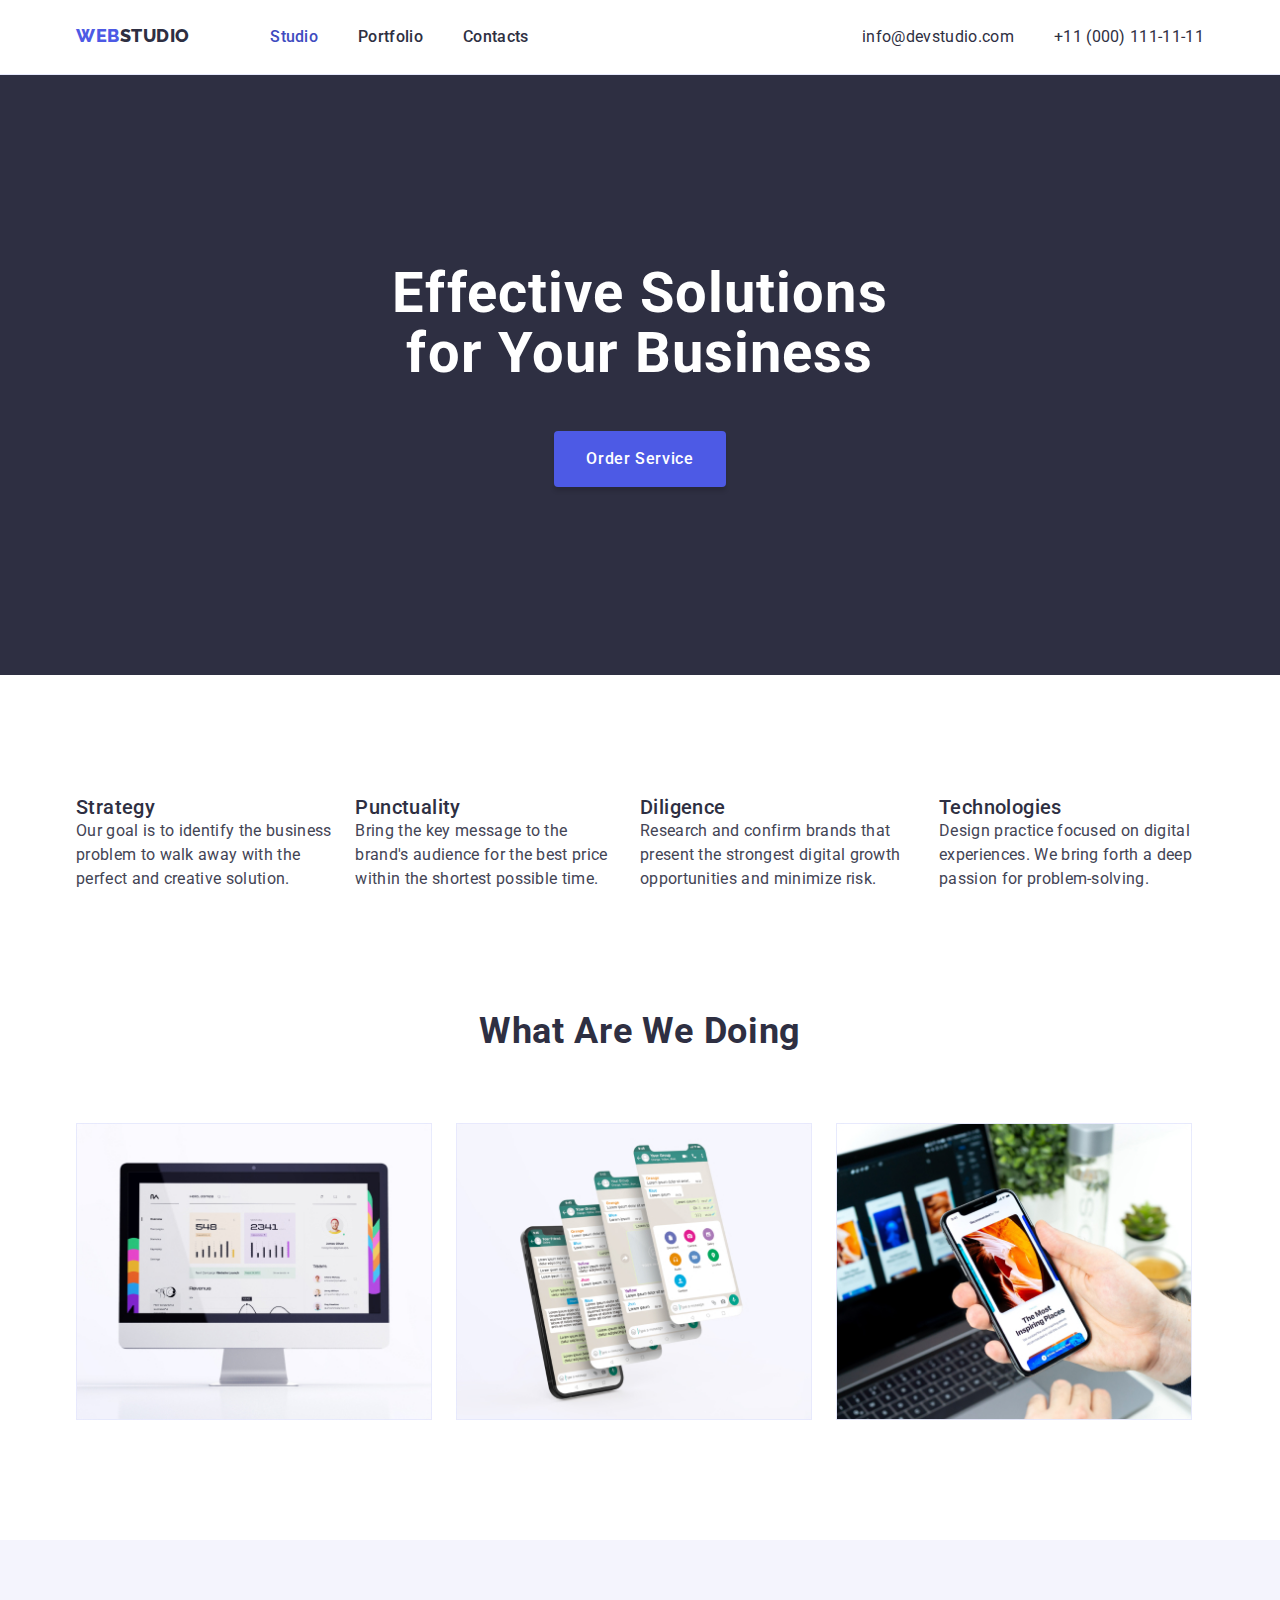
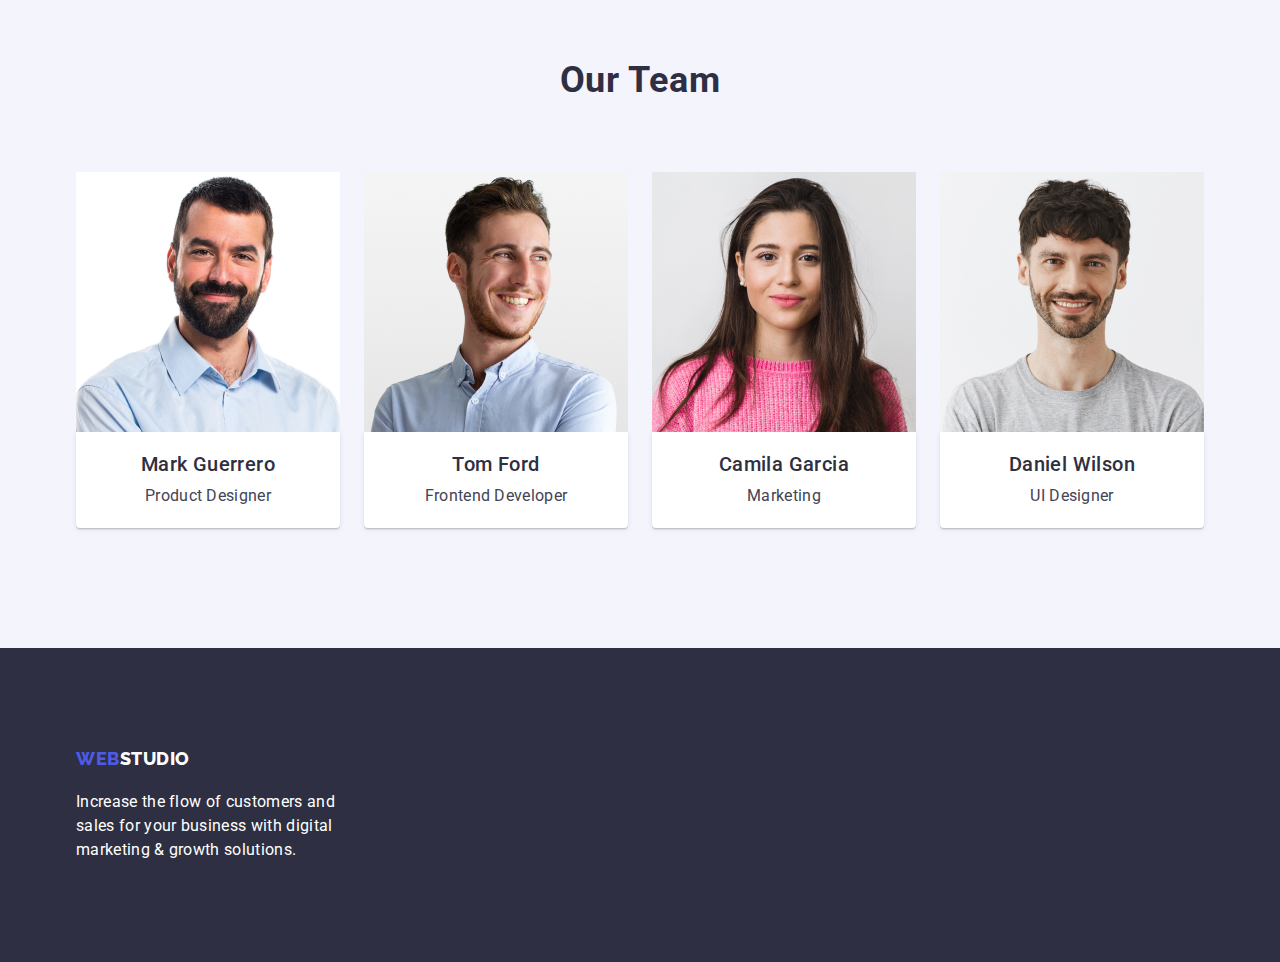
<file: index.html>
<!DOCTYPE html>

<html lang="en">
<head>
    <head>
        <link href="https://fonts.googleapis.com/css2?family=Raleway:wght@800&family=Roboto:wght@400;500;700;900&display=swap" rel="stylesheet" />
        <link rel="stylesheet" href="https://cdnjs.cloudflare.com/ajax/libs/modern-normalize/1.0.0/modern-normalize.min.css"/>
        <link rel="stylesheet" href="./css/styles.css" />
        <title>My Homework #3</title>    
</head>
<body>
    <header class="header">
        <div class="container container-header">
        <nav>
            <a href="./index.html" class="logo"><span class="logo-colored">web</span><span>studio</span></a>
            <ul class="menu-nav unstyle-list">
                <li><a href="./index.html" class="nav active">Studio</a></li>
                <li><a href="./portfolio.html" class="nav">Portfolio</a></li>
                <li><a href="./" class="nav">Contacts</a></li>
            </ul>
        </nav>
        <ul class="menu-contact unstyle-list">
            <li><a href="mailto:info@devstudio.com" class="contact">info@devstudio.com</a></li>
            <li><a href="tel:+110001111111" class="contact">+11 (000) 111-11-11</a></li>
        </ul>    
        </div>
    </header>
    <main>
        <section class="hero-image">
            <div class="container container-hero">
                <h1 class="hero-top-banner">
                    Effective Solutions <br />
                    for Your Business
                </h1>
                <button type="button" class="btn-primary">Order Service</button>
            </div>
        </section>
        <section class="section">
            <div class="container">
            <ul class="feature-section unstyle-list">
                <li class="feature-list">
                    <h3 class="feat-title">Strategy</h3>
                    <p class="feat-desc">
                        Our goal is to identify the business
                        problem to walk away with the 
                        perfect and creative solution. 
                    </p>    
                </li>
                <li class="feature-list">
                    <h3 class="feat-title">Punctuality</h3>
                    <p class="feat-desc">
                        Bring the key message to the 
                        brand's audience for the best price
                        within the shortest possible time.
                    </p>
                </li>
                <li class="feature-list">
                    <h3 class="feat-title">Diligence</h3>
                    <p class="feat-desc">
                        Research and confirm brands that 
                        present the strongest digital growth 
                        opportunities and minimize risk.
                    </p>
                </li>
                <li class="feature-list">
                    <h3 class="feat-title">Technologies</h3>
                    <p class="feat-desc">
                        Design practice focused on digital 
                        experiences. We bring forth a deep 
                        passion for problem-solving.
                    </p>
                </li>
            </ul>
            </div>
        </section>
        <section class="section section-attached">
            <div class="container">
            <h2 class="section-title">What Are We Doing</h2>
            <ul class="card unstyle-list centered-list">
                <li class="card-list">
                    <img src="images/monitor.jpg" alt="Monitor" width="360" />
                </li>
                <li class="card-list">
                    <img src="images/celphone.jpg" alt="Mobile" width="360" />
                </li>
                <li class="card-list">
                    <img src="images/celphone-laptop.jpg" alt="Both" width="360"  />
                </li>
            </ul>
            </div>
        </section>
        <section class="section section-team">
            <div class="container">
            <h2 class="section-title">Our Team</h2>
            <ul class="team-card unstyle-list centered-list">
                <li>
                    <img src="./images/Our-team-1.jpg" alt="Mark's Photo" width="264">
                    <div class="card-content">
                        <h3 class="card-title">Mark Guerrero</h3>
                        <p class="card-text">
                            Product Designer
                        </p>
                    </div>
                </li>
                <li>
                    <img src="./images/Our-team-2.jpg" alt="Tom's Photo" width="264" />
                    <div class="card-content">
                        <h3 class="card-title">Tom Ford</h3>
                        <p class="card-text">
                            Frontend Developer
                        </p>
                    </div>
                </li>
                <li>
                    <img src="./images/Our-team-3.jpg" alt="Camila's Photo" width="264" />
                    <div class="card-content">
                        <h3 class="card-title">Camila Garcia</h3>
                        <p class="card-text">
                            Marketing
                        </p>
                    </div>
                </li>
                <li>
                    <img src="./images/Our-team-4.jpg" alt="Daniel's Photo" width="264" />
                    <div class="card-content">
                        <h3 class="card-title">Daniel Wilson</h3>
                        <p class="card-text">
                        UI Designer
                        </p>    
                    </div>
                </li>
            </ul>
            </div>
        </section>
    </main>
    <footer class="footer">
        <div class="container">
        <a href="./index.html" class="logo"><span class="logo-colored">web</span><span>studio</span></a><br>
        <p class="footer-text">
            Increase the flow of customers and<br>
            sales for your business with digital<br>
            marketing & growth solutions.
        </p>
        </div>
    </footer>
</body>
</html>
</file>
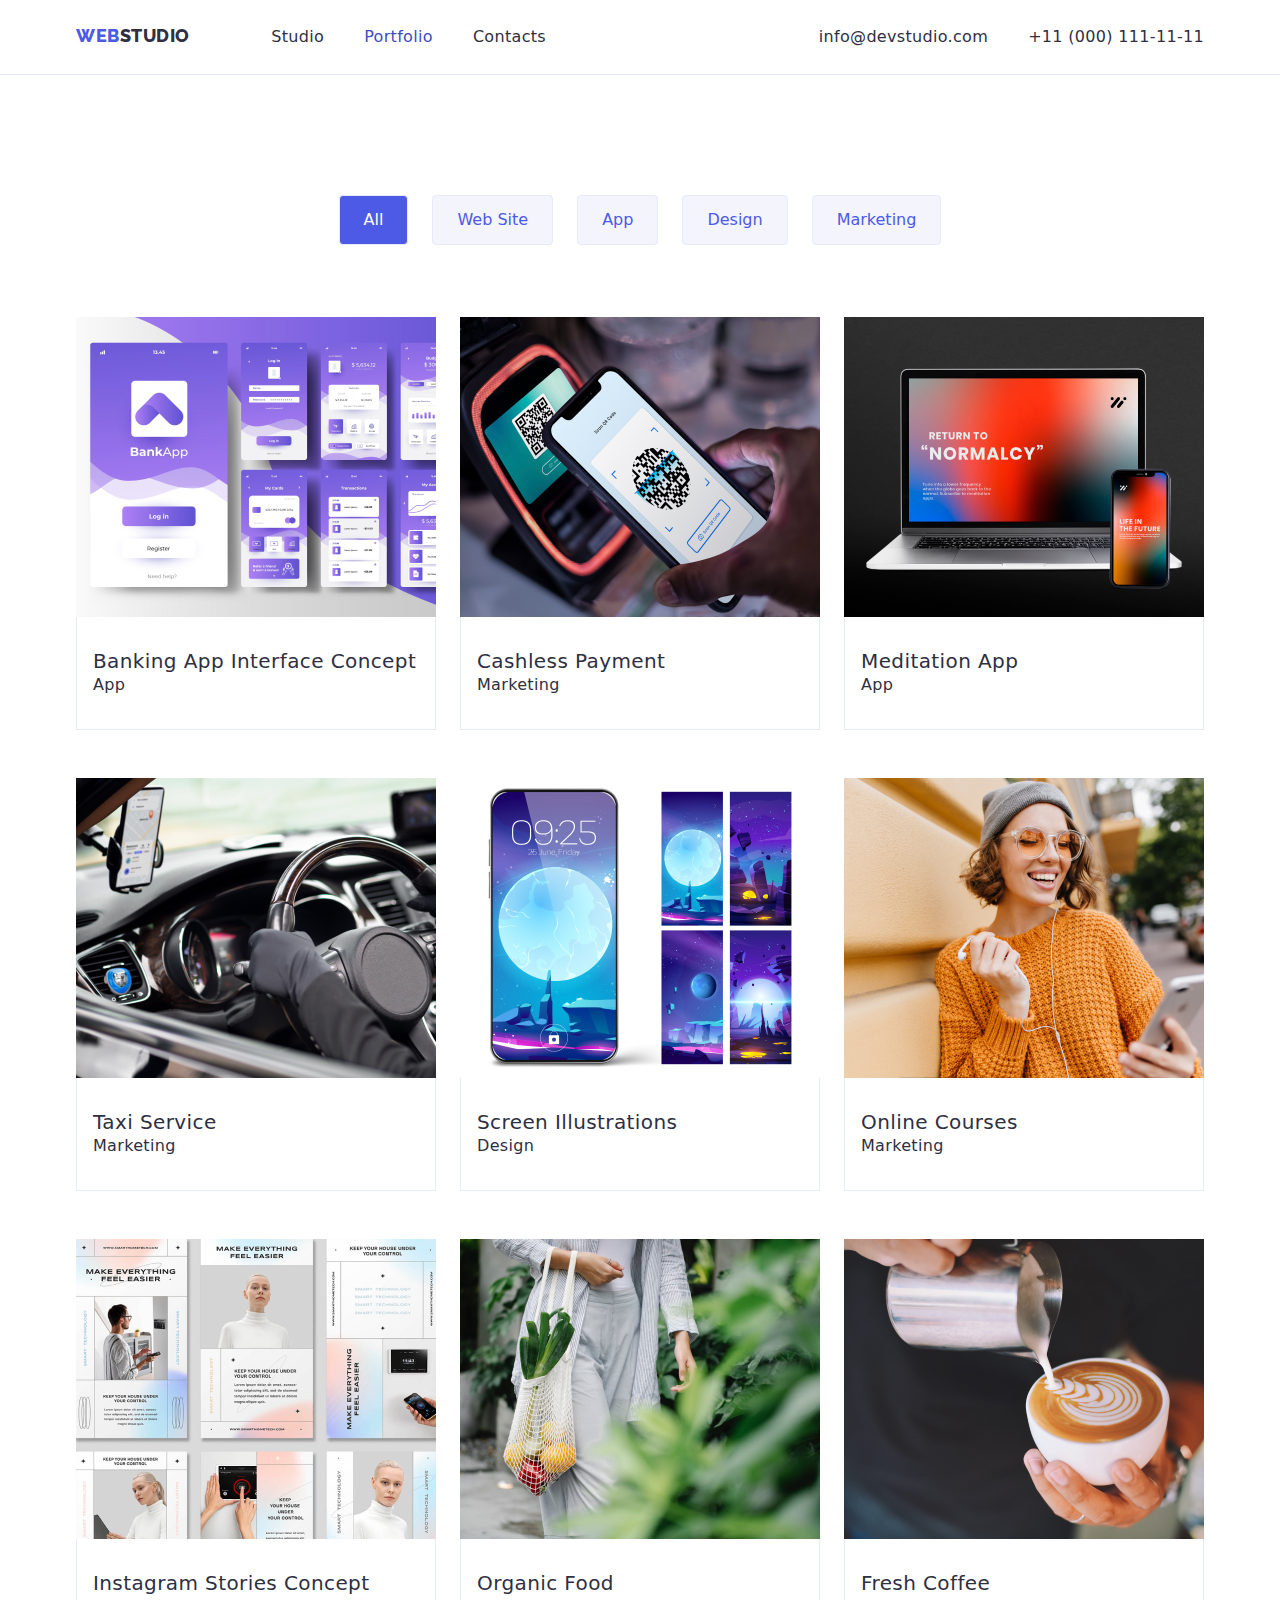
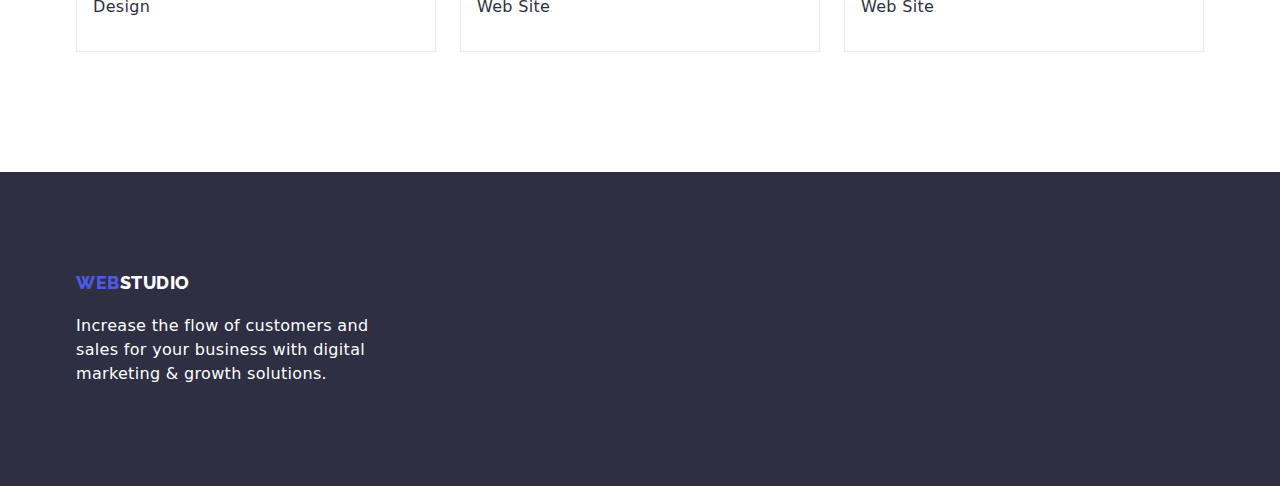
<file: portfolio.html>
<!DOCTYPE html>

<html lang="en">

<head>
    <link rel="stylesheet" href="./css/styles.css" />
    <link href="https://fonts.googleapis.com/css2?family=Raleway:wght@800&family=Roboto:wght@400;500;700;900&display=swap"
        rel="stylesheet" />
    <link rel="stylesheet" href="https://cdnjs.cloudflare.com/ajax/libs/modern-normalize/1.0.0/modern-normalize.min.css"/>  
    <title>My Homework #3</title>
</head>

<body>
    <header class="header">
        <div class="container container-header">
        <nav>
            <a href="./index.html" class="logo"><span class="logo-colored">web</span><span>studio</span></a>
            <ul class="menu-nav unstyle-list">
                <li><a href="./index.html" class="nav">Studio</a></li>
                <li><a href="./portfolio.html" class="nav active">Portfolio</a></li>
                <li><a href="./" class="nav">Contacts</a></li>
            </ul>
        </nav>
        <ul class="menu-contact unstyle-list">
            <li><a href="mailto:info@devstudio.com" class="contact">info@devstudio.com</a></li>
            <li><a href="tel:+110001111111" class="contact">+11 (000) 111-11-11</a></li>
        </ul>
        </div>
    </header>
    <main>
        <section class="section">
            <div class="container container-category">
                <ul class="filters unstyle-list">
                    <li>
                        <button type="button" class="filter-btn active">
                            All
                        </button>
                    </li><li>
                        <button type="button" class="filter-btn">
                            Web Site
                        </button>
                    </li><li>
                        <button type="button" class="filter-btn">
                            App
                        </button>
                    </li><li>
                        <button type="button" class="filter-btn">
                            Design
                        </button>
                    </li><li>
                        <button type="button" class="filter-btn">
                            Marketing
                        </button>
                    </li>
                </ul>
                <ul class="project-card unstyle-list centered-list">
                    <li class="proj-cardlist">
                        <img src="./images/project1.jpg" alt="Banking App Interface Concept" width="360">
                        <div class="proj-cardwrap">
                            <h3 class="project-card-title">Banking App Interface Concept</h3>
                            <p>
                                App
                            </p>
                        </div>
                    </li>
                    <li class="proj-cardlist">
                        <img src="./images/project2.jpg" alt="Cashless Payment" width="360">

                        <div class="proj-cardwrap">
                            <h3 class="project-card-title">Cashless Payment</h3>
                            <p>
                                Marketing
                            </p>
                        </div>
                    </li>
                    <li class="proj-cardlist">
                        <img src="./images/project3.jpg" alt="Meditation App" width="360">
                        <div class="proj-cardwrap">
                            <h3 class="project-card-title">Meditation App</h3>
                            <p>
                                App
                            </p>
                        </div>
                    </li>
                    <li class="proj-cardlist">
                        <img src="./images/project4.jpg" alt="Taxi Service" width="360">
                        <div class="proj-cardwrap">
                            <h3 class="project-card-title">Taxi Service</h3>
                            <p>
                                Marketing
                            </p>
                        </div>
                    </li>
                    <li class="proj-cardlist">
                        <img src="./images/project5.jpg" alt="Screen Illustrations" width="360">
                        <div class="proj-cardwrap">
                            <h3 class="project-card-title">Screen Illustrations</h3>
                            <p>
                                Design
                            </p>
                        </div>
                    </li>
                    <li class="proj-cardlist">
                        <img src="./images/project6.jpg" alt="Online Courses" width="360">
                        <div class="proj-cardwrap">
                            <h3 class="project-card-title">Online Courses</h3>
                            <p>
                                Marketing
                            </p>
                        </div>
                    </li>
                    <li class="proj-cardlist">
                        <img src="./images/project7.jpg" alt="Instagram Stories Concept" width="360">
                        <div class="proj-cardwrap">
                            <h3 class="project-card-title">Instagram Stories Concept</h3>
                            <p>
                                Design
                            </p>
                        </div>
                    </li>
                    <li class="proj-cardlist">
                        <img src="./images/project8.jpg" alt="Organic Food" width="360">
                        <div class="proj-cardwrap">
                            <h3 class="project-card-title">Organic Food</h3>
                            <p>
                                Web Site
                            </p>
                        </div>
                    </li>
                    <li class="proj-cardlist">
                        <img src="./images/project9.jpg" alt="Fresh Coffee">
                        <div class="proj-cardwrap">
                            <h3 class="project-card-title">Fresh Coffee</h3>
                            <p>
                                Web Site                
                            </p>
                        </div>
                    </li>
                </ul>
            </div>
        </section>
    </main>
    <footer class="footer">
        <div class="container">
            <a href="./index.html" class="logo"><span class="logo-colored">web</span><span>studio</span></a><br />
            <p class="footer-text">Increase the flow of customers and<br>
                sales for your business with digital<br>
                marketing & growth solutions.
            </p>
        </div>
    </footer>
</body>
</html>
</file>
<file: css/styles.css>
:root {
    --default-color : #2E2F42;
    --secondary-color: #FFFFFF;
    --third-color:#4D5AE5;
    --fouth-color: #F4F4FD;
    --fifth-color:#E7E9FC;
    --sixth-color:#404BBF;
    --seventh-color:#434455;
    --theme-color: #2E2F42;
}

h1,h2,h3,h4,h5,h6,p { margin: 0;}
html { box-sizing: border-box;}
*,*::after,*::before { box-sizing: inherit;}
img { display: block; max-width: 100%; height: auto;}
.list { list-style: none; padding: 0; margin: 0;}

body {
    font-size: 16px;
    font-family: 'roboto', sans-serif;
    color: var(--default-color,#2E2F42);
    font-style: normal;
    font-weight: 400;
    line-height: 24px;
    letter-spacing: 0.32px;
}

.logo {
    color: inherit;
    font-size: 18px;
    font-family: 'Raleway', sans-serif;
    font-weight: 800;
    line-height: 21px;
    letter-spacing: 0.54px;
    text-transform: uppercase;
}
.logo-colored {
    color: var(--third-color);
}
.logo, 
.nav, 
.contact {
    text-decoration: none;
    line-height: 1.2;
    cursor: pointer;
}
.menu-nav {
    margin-left: 76px;
}
.nav{
    color: var(--default-color);
    display: block;
    padding: 25px 0;
    font-weight: 500;
    line-height: 24px;
    letter-spacing: 0.32px;
}
.contact{
    color: var(--default-color);
    display: block;
    padding: 25px 0;
    line-height: 24px;
    letter-spacing: 0.32px;
}
.hero-image {
    background-color: var(--theme-color);
    color: var(--secondary-color);
}
.hero-top-banner{
    font-size: 56px;
    font-weight: 700;
    line-height: 60px;
    letter-spacing: 1.12px;
    text-align: center;

    display: flex;
    flex-direction: column;
}
.feat-title{
    font-size: 20px;
    font-weight: 500;
    letter-spacing: 0.4px;
    text-align: left;
}
.card-title{
    font-size: 20px;
    font-weight: 500;
    letter-spacing: 0.4px;
    text-align: center;
    margin-bottom: 8px;
}
.project-card-title{
    font-size: 20px;
    font-weight: 500;
    line-height: 24px;
    letter-spacing: 0.4px;
}
.feat-desc {
    color:var(--seventh-color);
    line-height: 24px;
}
.section-title {
    font-size: 36px;
    font-weight: 700;
    line-height: 40px;
    text-align: center;
    letter-spacing: 0.72px;
    text-transform: capitalize;
    margin-bottom: 72px;
}
.btn-primary,
.filter-btn{
    font-weight: 500;
    line-height: 1.5;
    border-radius: 4px;
    border: 1px solid var(--fifth-color);
    border: 0;
}
.btn-primary{
    color: var(--secondary-color);
    background-color: var(--third-color);
    font-weight: 500;
    line-height: 24px;
    letter-spacing: 0.64px;

    display: inline-flex;
    padding: 16px 32px;
    align-items: flex-start;
    gap: 10px;

    border-radius: 4px;
    box-shadow: 0px 4px 4px 0px rgba(0, 0, 0, 0.15);
}
.filter-btn{
    color: var(--third-color);
    background-color: var(--fouth-color);
    border: 1px solid var(--fifth-color);

    padding: 12px 24px;
}
.card-text{
    margin-top: 8px;
    color:var(--seventh-color);
}
.section-team{
    background-color: var(--fouth-color);
}
.footer{
    background-color: var(--theme-color);
    color: var(--secondary-color);
}
.menu-nav .nav:focus,
.menu-nav .nav:hover{
    color: var(--sixth-color);
}
.menu-contact .contact:hover,
.menu-contact .contact:focus,
.menu-nav .nav.active{
    color: var(--sixth-color);
}
.btn-primary:hover,
.filters .filter-btn:hover{
    color: var(--secondary-color, #FFFFFF);
    background-color: var(--sixth-color, #404BBF);
    cursor: pointer;
}
.btn-primary:focus,
.filters .filter-btn:focus{
    color: var(--secondary-color, #FFFFFF);
    background-color: var(--third-color);
}
.filters .filter-btn.active {
    color: var(--secondary-color);
    background-color: var(--third-color);
}
.centered-list {
    margin: 0 auto;
}
.container {
    width: 1158px;
    padding: 0 15px;
    margin: 0 auto;
}
.header{
    border-bottom: 1px solid var(--fifth-color);
}
.menu-nav,
.menu-contact {
    display: inline-flex;
    align-items: center;
    gap: 40px;
}

.unstyle-list{
    padding: 0;
    margin: 0;
    list-style: none;
}
.menu-nav {
    margin-left: 76px;
}
.container-header {
    display: flex;
    justify-content: space-between;
}
.btn-primary {
    margin-top: 48px;
}
.hero-image {
    padding: 188px 0;
    text-align: center;
}
.section{
    padding: 120px 0;
}
.feature-section {
    display: flex;
    gap: 22px;
}
.feature-list:
    flex-basis: calc((100% - 90px) / 4);
.feature-section > .feature-list {

    display: flex;
    flex-wrap: wrap;
    gap: 10px;
}
.section-attached{
    padding-top: 0;
}
.card {
    display: flex;
    flex-wrap: wrap;
    gap: 24px;
}
.card > .card-list {
    flex-basis: calc((100% - 60px) / 3);
}
.team-card {
    display: flex;
    flex-wrap: wrap;
    gap: 24px;
}
.card-content{
    border-top: 0;
    border-radius: 0px 0px 4px 4px;
    background: var(--secondary-color, #FFF);
    box-shadow: 
    0px 2px 1px 0px rgba(46, 47, 66, 0.08), 
    0px 1px 1px 0px rgba(46, 47, 66, 0.16), 
    0px 1px 6px 0px rgba(46, 47, 66, 0.08);
    padding: 20px 24px;
}
.card-text {
    text-align: center;
    margin-top: 8px;
}
.container-category{
    text-align: center;
}
.filters {
    display: inline-flex;
    align-items: flex-start;
    gap: 24px;
    margin-bottom: 72px;
}
.project-card {
    display: flex;
    justify-content: space-between;
    flex-wrap: wrap;
    gap: 48px 24px;
}
.proj-cardwrap {
    padding: 32px 16px;
    text-align: left;
    border: 1px solid var(--fifth-color);
    border-top: 0;
    background: var(--secondary-color);
}
.footer {
    padding: 100px 0;
}
.footer-text {
    margin-top: 18px;
}
</file>
